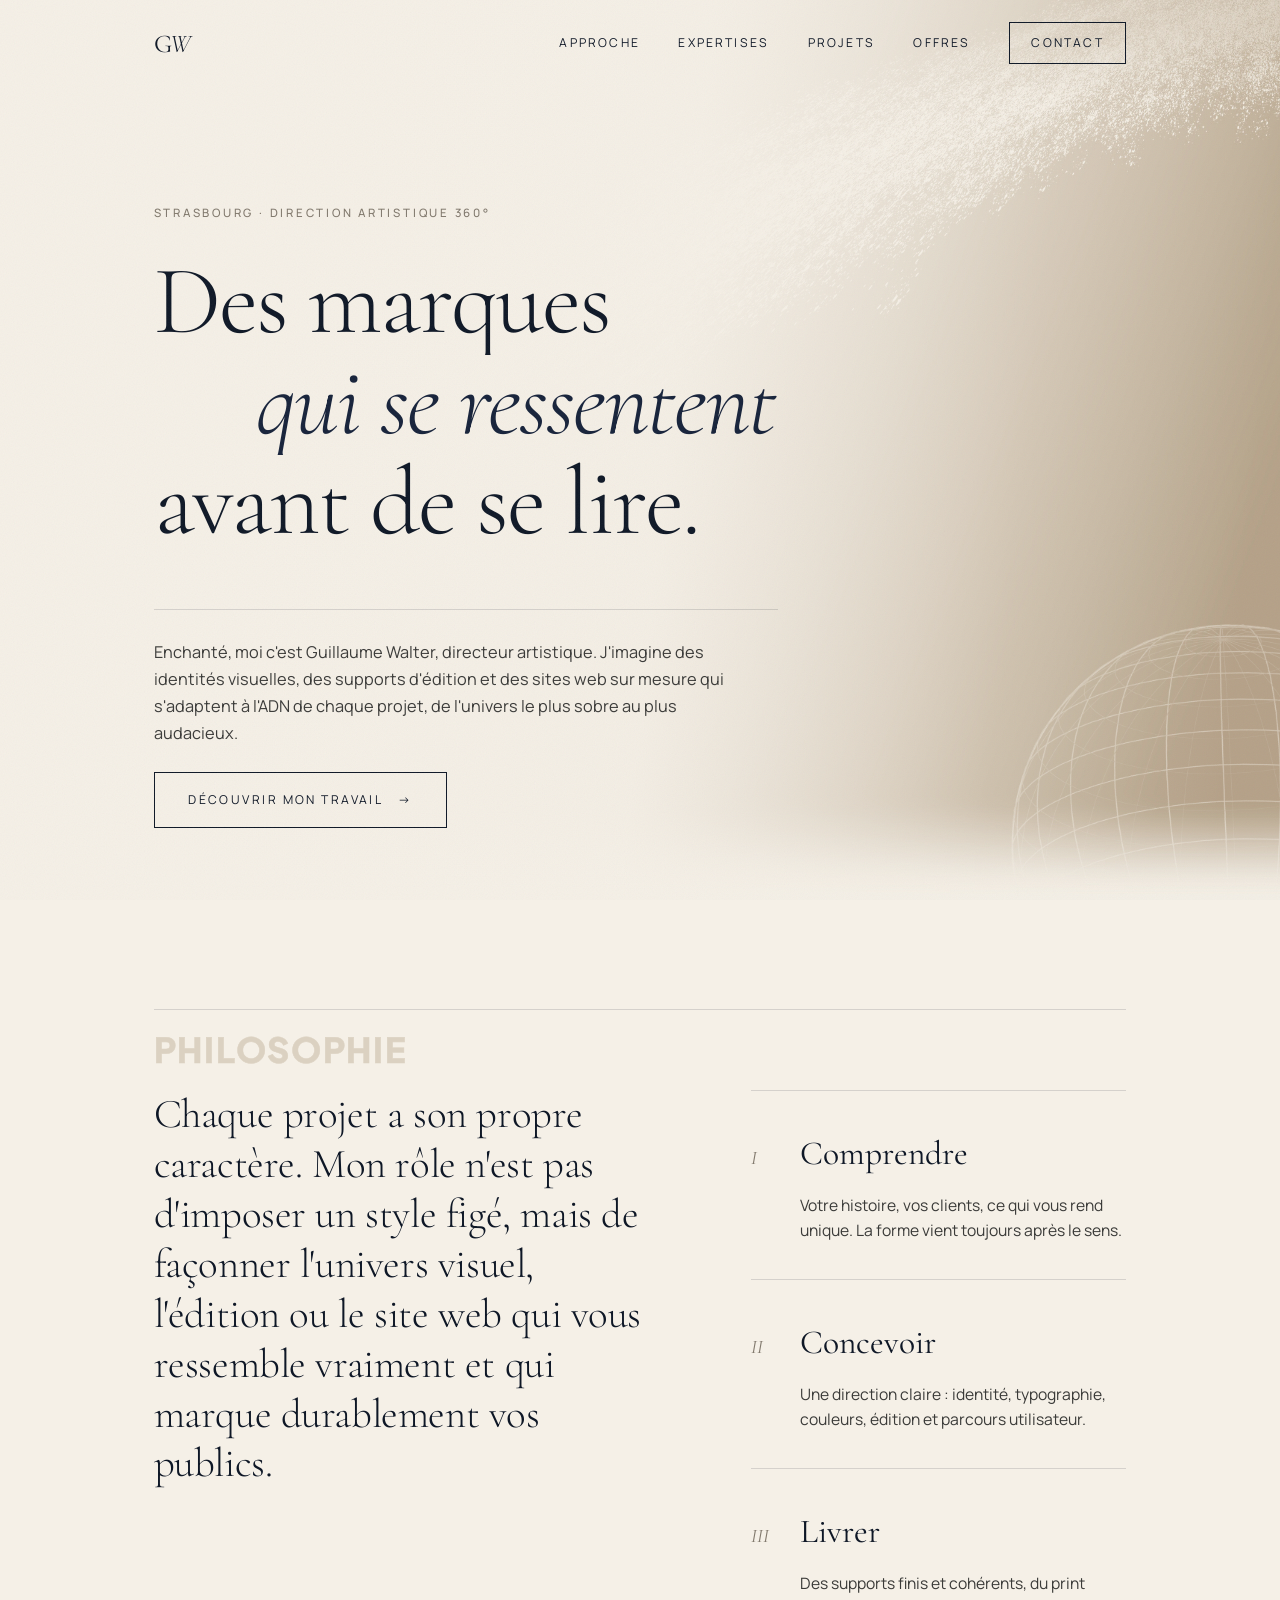
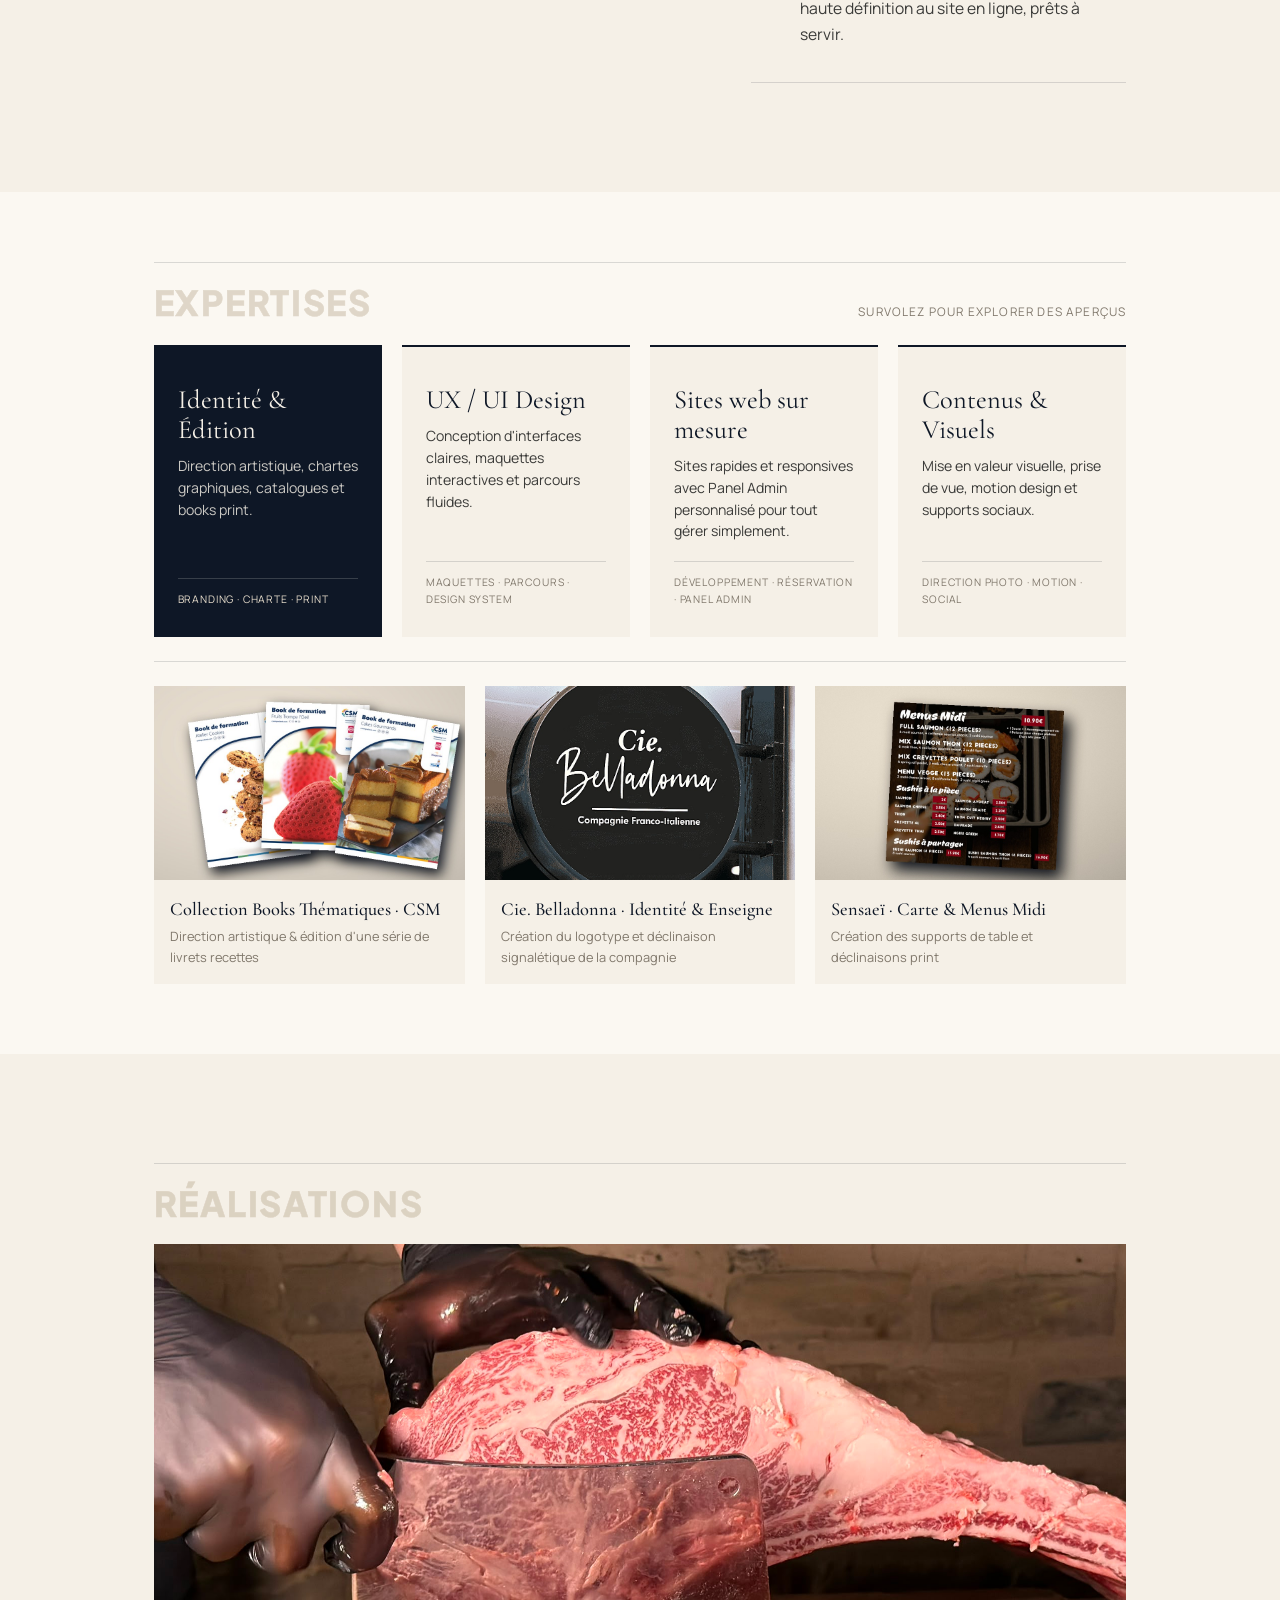
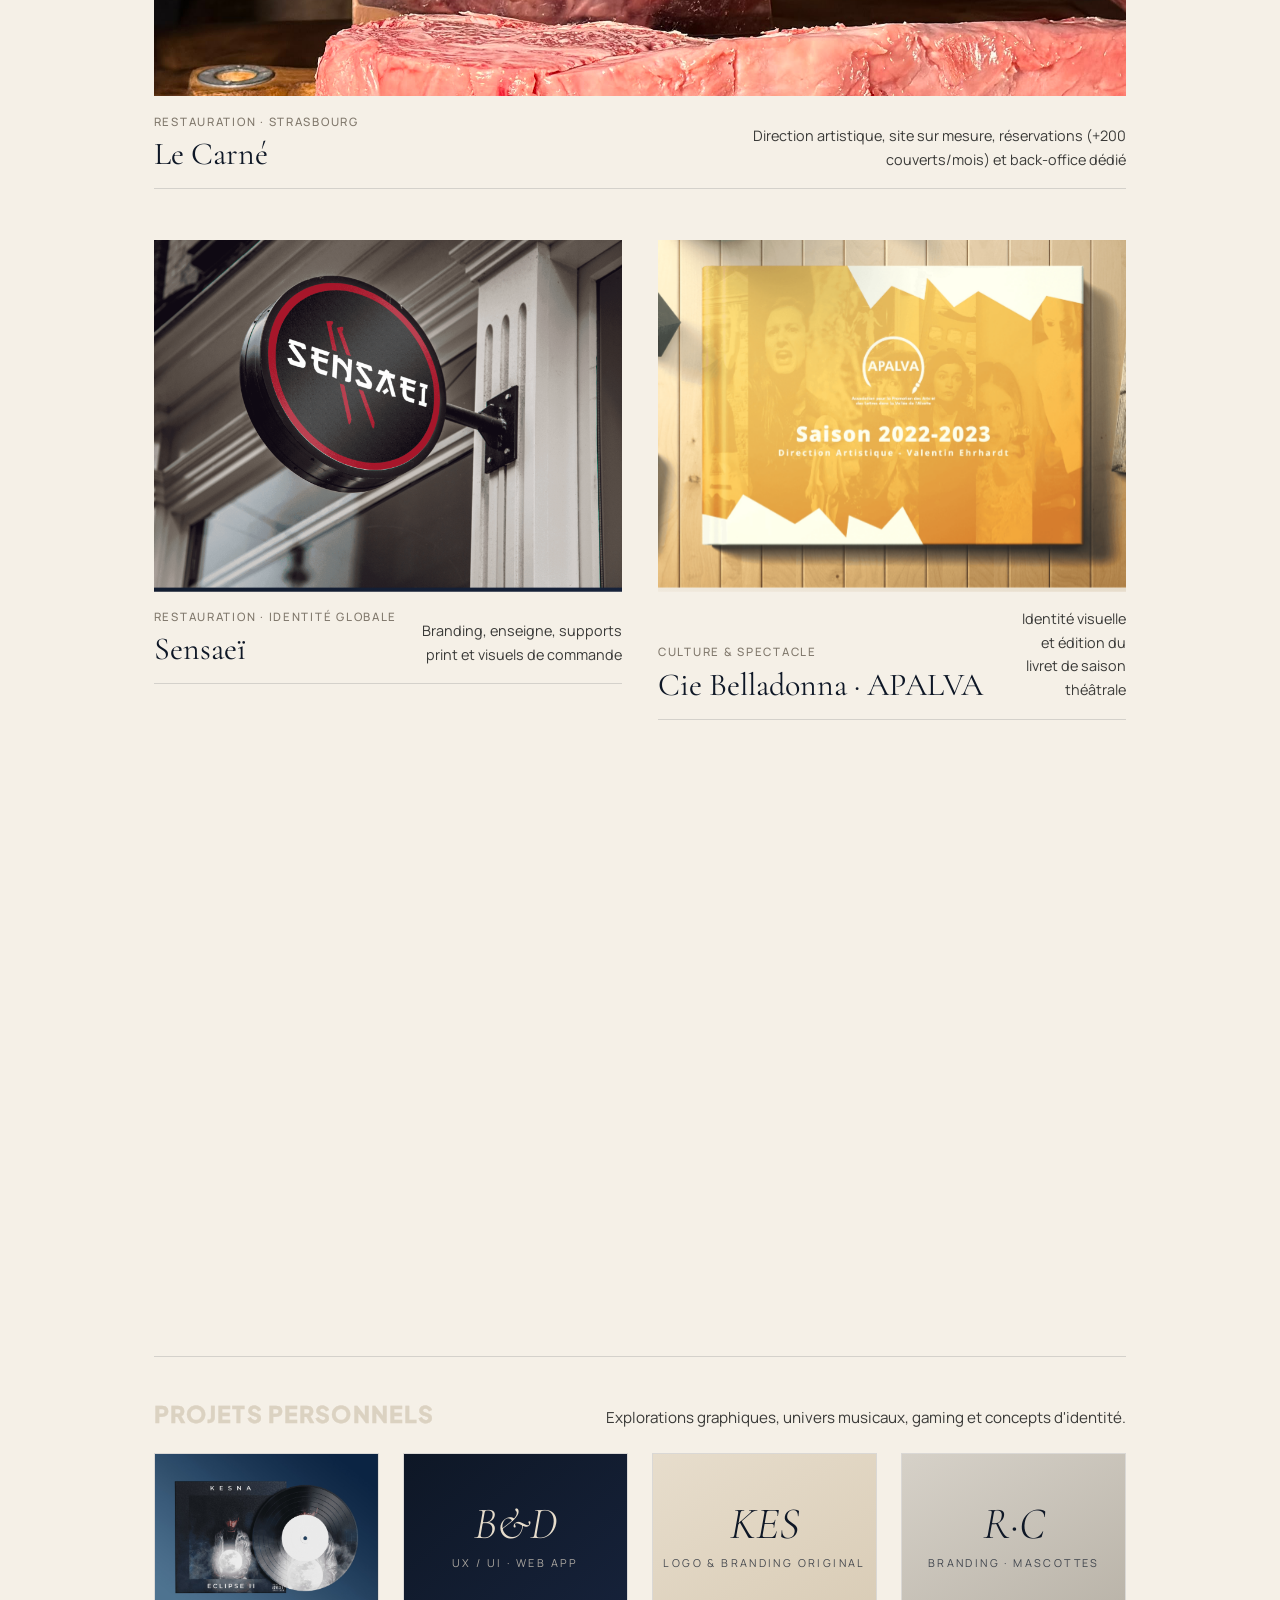
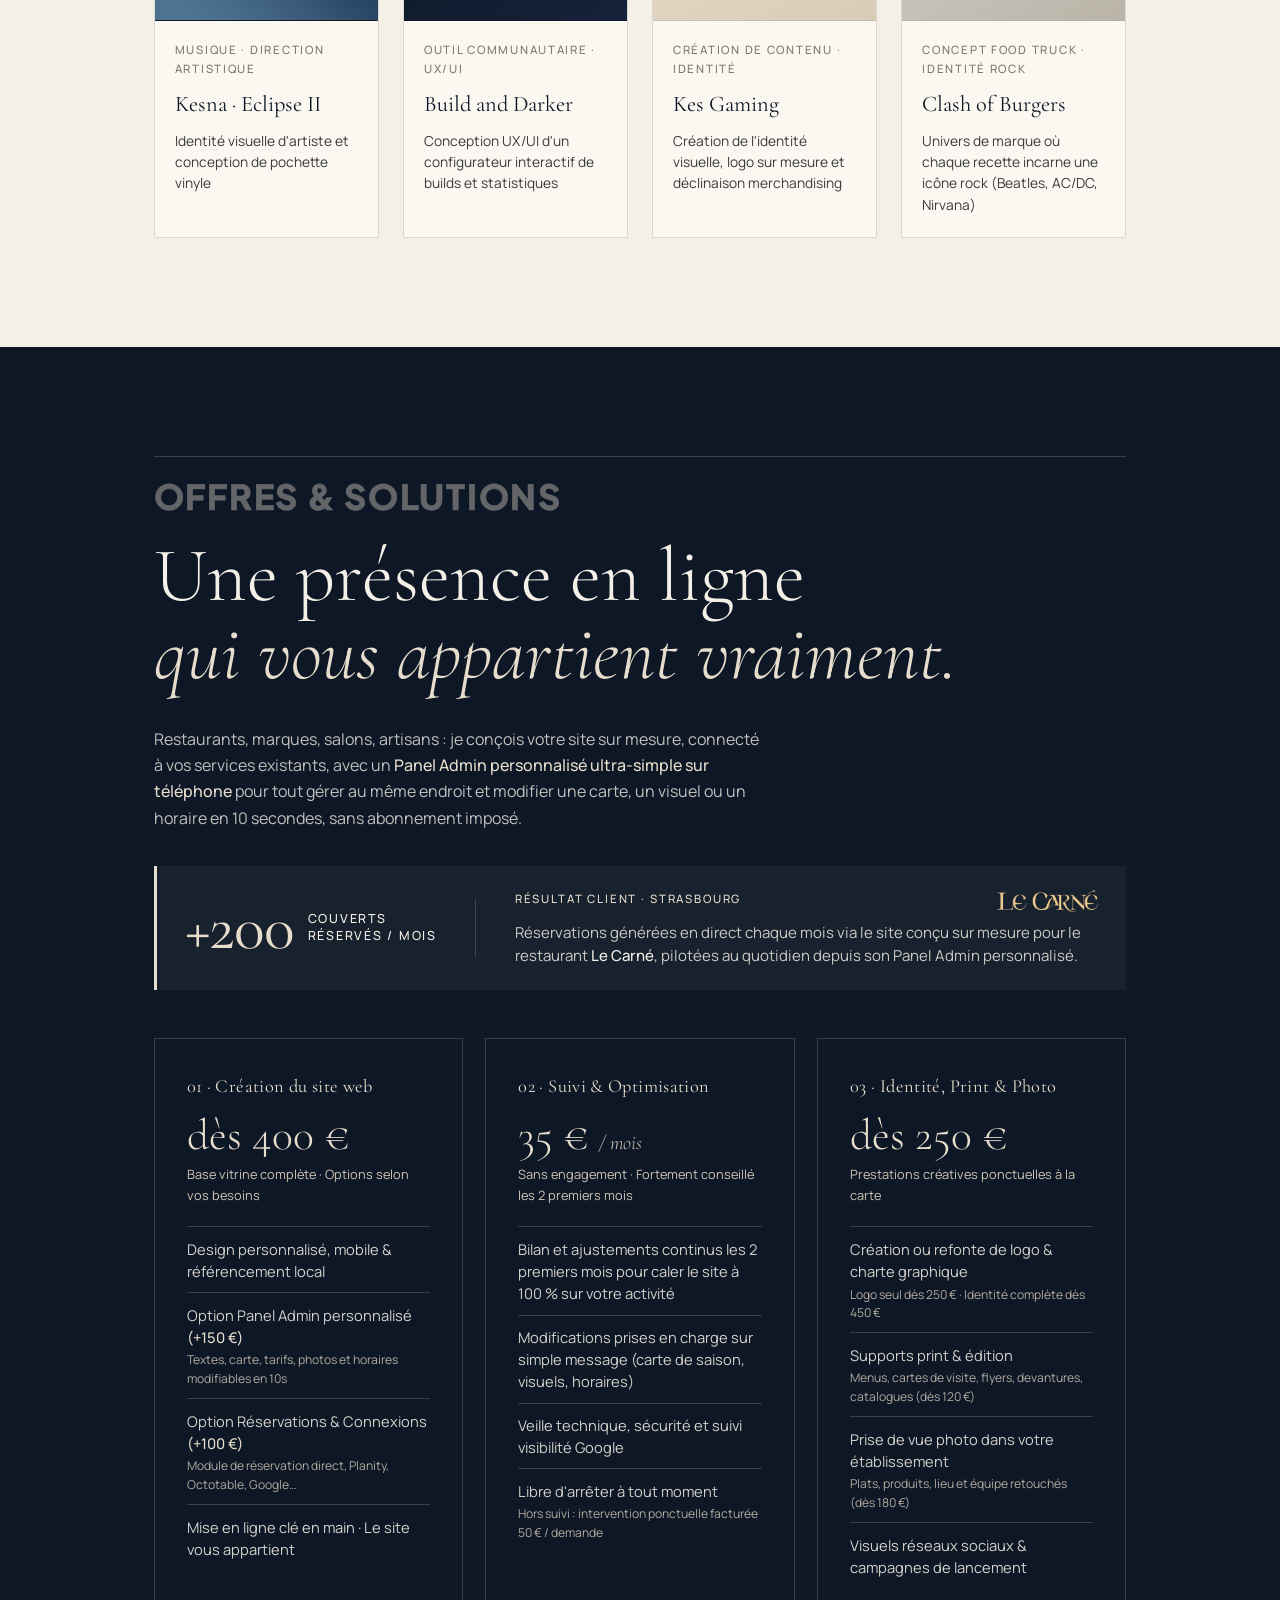
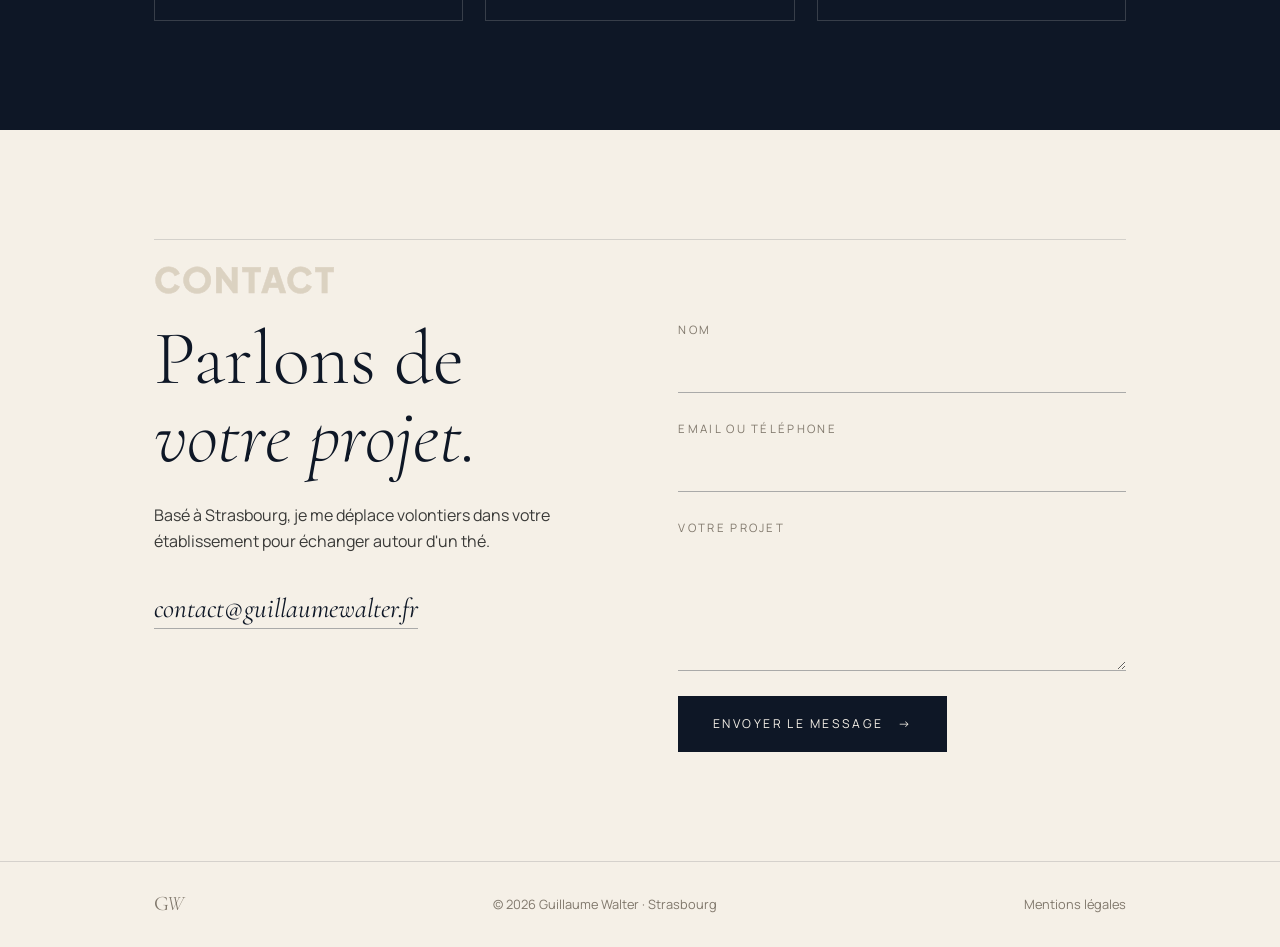
<file: index.html>
<!doctype html>
<html lang="fr">
<head>
  <meta charset="utf-8" />
  <meta name="viewport" content="width=device-width, initial-scale=1" />
  <title>Guillaume Walter · Direction artistique 360°</title>
  <meta name="description" content="Guillaume Walter, directeur artistique à Strasbourg. Identité de marque, UX/UI design et sites web pour les marques, restaurants et commerces." />
  <meta name="theme-color" content="#0E1726" />
  <link rel="icon" href="assets/favicon.svg" type="image/svg+xml" />

  <meta property="og:title" content="Guillaume Walter · Direction artistique 360°" />
  <meta property="og:description" content="Identité de marque, UX/UI design et sites web à Strasbourg." />
  <meta property="og:type" content="website" />
  <meta property="og:url" content="https://guillaumewalter.fr/" />

  <link rel="preconnect" href="https://fonts.googleapis.com" />
  <link rel="preconnect" href="https://fonts.gstatic.com" crossorigin />
  <link href="https://fonts.googleapis.com/css2?family=Cormorant+Garamond:ital,wght@0,300;0,400;0,500;1,300;1,400&family=Manrope:wght@300;400;500;600;700;800&family=Plus+Jakarta+Sans:wght@800&display=swap" rel="stylesheet" />
  <link rel="stylesheet" href="styles.css?v=33" />
</head>
<body>
  <div class="grain" aria-hidden="true"></div>

  <!-- ===== Navigation ===== -->
  <header class="nav" id="nav">
    <a href="#top" class="nav__logo" aria-label="Guillaume Walter, retour en haut">
      <span class="monogram">G<span>W</span></span>
    </a>
    <nav class="nav__links" aria-label="Navigation principale">
      <a href="#approche">Approche</a>
      <a href="#expertises">Expertises</a>
      <a href="#projets">Projets</a>
      <a href="#offres">Offres</a>
      <a href="#contact" class="nav__cta"><span>Contact</span></a>
    </nav>
    <button class="nav__burger" aria-label="Ouvrir le menu" aria-expanded="false"><span></span><span></span></button>
  </header>

  <main id="top">
    <!-- ===== Hero ===== -->
    <section class="hero">
      <div class="hero__bg" aria-hidden="true">
        <img src="assets/hero-sphere-ivory.png?v=8" alt="" class="hero__sphere" />
      </div>
      <div class="hero__top">
        <p class="eyebrow reveal">Strasbourg · Direction artistique 360°</p>
        <h1 class="hero__title">
          <span class="line-mask"><span class="line-inner">Des marques</span></span>
          <span class="line-mask"><span class="line-inner"><em>qui se ressentent</em></span></span>
          <span class="line-mask"><span class="line-inner">avant de se lire.</span></span>
        </h1>
      </div>

      <div class="hero__foot reveal">
        <p class="hero__intro">
          Enchanté, moi c'est Guillaume Walter, directeur artistique. J'imagine des identités visuelles,
          des supports d'édition et des sites web sur mesure qui s'adaptent à l'ADN de chaque projet,
          de l'univers le plus sobre au plus audacieux.
        </p>
        <a href="#expertises" class="btn btn--outline"><span>Découvrir mon travail</span> <i aria-hidden="true">→</i></a>
      </div>
    </section>

    <!-- ===== Approche ===== -->
    <section class="section approach" id="approche">
      <div class="section__head">
        <h2 class="section__title">Philosophie</h2>
      </div>
      <div class="approach__asym">
        <div class="approach__lead reveal">
          <p class="approach__quote">
            Chaque projet a son propre caractère. Mon rôle n'est pas d'imposer un style figé,
            mais de façonner l'univers visuel, l'édition ou le site web qui vous ressemble vraiment
            et qui marque durablement vos publics.
          </p>
        </div>

        <div class="approach__pillars">
          <div class="pillar reveal">
            <div class="pillar__header">
              <span class="pillar__n">I</span>
              <h3>Comprendre</h3>
            </div>
            <p>Votre histoire, vos clients, ce qui vous rend unique. La forme vient toujours après le sens.</p>
          </div>
          <div class="pillar reveal">
            <div class="pillar__header">
              <span class="pillar__n">II</span>
              <h3>Concevoir</h3>
            </div>
            <p>Une direction claire : identité, typographie, couleurs, édition et parcours utilisateur.</p>
          </div>
          <div class="pillar reveal">
            <div class="pillar__header">
              <span class="pillar__n">III</span>
              <h3>Livrer</h3>
            </div>
            <p>Des supports finis et cohérents, du print haute définition au site en ligne, prêts à servir.</p>
          </div>
        </div>
      </div>
    </section>

    <!-- ===== Expertises ===== -->
    <section class="section section--compact expertise" id="expertises">
      <div class="section__head">
        <h2 class="section__title">Expertises</h2>
        <span class="section__hint">Survolez pour explorer des aperçus</span>
      </div>
      <div class="expertise__grid">
        <article class="exp-card is-active reveal" data-exp="1" tabindex="0" onmouseenter="window.activateExpertise && window.activateExpertise('1')" onclick="window.activateExpertise && window.activateExpertise('1')">
          <h3 class="exp-card__title">Identité &amp; Édition</h3>
          <p class="exp-card__desc">Direction artistique, chartes graphiques, catalogues et books print.</p>
          <span class="exp-card__tags">Branding · Charte · Print</span>
        </article>
        <article class="exp-card reveal" data-exp="2" tabindex="0" onmouseenter="window.activateExpertise && window.activateExpertise('2')" onclick="window.activateExpertise && window.activateExpertise('2')">
          <h3 class="exp-card__title">UX / UI Design</h3>
          <p class="exp-card__desc">Conception d'interfaces claires, maquettes interactives et parcours fluides.</p>
          <span class="exp-card__tags">Maquettes · Parcours · Design System</span>
        </article>
        <article class="exp-card reveal" data-exp="3" tabindex="0" onmouseenter="window.activateExpertise && window.activateExpertise('3')" onclick="window.activateExpertise && window.activateExpertise('3')">
          <h3 class="exp-card__title">Sites web sur mesure</h3>
          <p class="exp-card__desc">Sites rapides et responsives avec Panel Admin personnalisé pour tout gérer simplement.</p>
          <span class="exp-card__tags">Développement · Réservation · Panel Admin</span>
        </article>
        <article class="exp-card reveal" data-exp="4" tabindex="0" onmouseenter="window.activateExpertise && window.activateExpertise('4')" onclick="window.activateExpertise && window.activateExpertise('4')">
          <h3 class="exp-card__title">Contenus &amp; Visuels</h3>
          <p class="exp-card__desc">Mise en valeur visuelle, prise de vue, motion design et supports sociaux.</p>
          <span class="exp-card__tags">Direction photo · Motion · Social</span>
        </article>
      </div>

      <!-- Grille d'aperçus dynamique liée au survol de chaque expertise -->
      <div class="expertise__showcase reveal">
        <!-- Panel 01 : Identité & Édition -->
        <div class="exp-panel is-active" data-panel="1">
          <figure class="exp-thumb">
            <div class="exp-thumb__img"><img src="assets/expertises/exp-1a.jpg?v=11" alt="Collection de Books thématiques CSM Ingredients" /></div>
            <figcaption><strong>Collection Books Thématiques · CSM</strong><span>Direction artistique &amp; édition d'une série de livrets recettes</span></figcaption>
          </figure>
          <figure class="exp-thumb">
            <div class="exp-thumb__img"><img src="assets/expertises/exp-1b.jpg?v=11" alt="Enseigne et identité visuelle Compagnie Belladonna" /></div>
            <figcaption><strong>Cie. Belladonna · Identité &amp; Enseigne</strong><span>Création du logotype et déclinaison signalétique de la compagnie</span></figcaption>
          </figure>
          <figure class="exp-thumb">
            <div class="exp-thumb__img"><img src="assets/expertises/exp-1c.jpg?v=11" alt="Mockup carte et menus midi restaurant Sensaeï" /></div>
            <figcaption><strong>Sensaeï · Carte &amp; Menus Midi</strong><span>Création des supports de table et déclinaisons print</span></figcaption>
          </figure>
        </div>

        <!-- Panel 02 : UX / UI Design -->
        <div class="exp-panel" data-panel="2">
          <figure class="exp-thumb">
            <div class="exp-thumb__img"><img src="assets/expertises/exp-2a.jpg?v=11" alt="Portail de contact CSM étape 1 qualification visuelle" loading="lazy" /></div>
            <figcaption><strong>Portail Contact · Qualification Visuelle</strong><span>Parcours utilisateur guidé par cartes visuelles (CSM Ingredients)</span></figcaption>
          </figure>
          <figure class="exp-thumb">
            <div class="exp-thumb__img"><img src="assets/expertises/exp-2b.jpg?v=11" alt="Modale de réservation en direct Le Carné" loading="lazy" /></div>
            <figcaption><strong>Modale de Réservation · Le Carné</strong><span>Interface de réservation de table intégrée sans redirection externe</span></figcaption>
          </figure>
          <figure class="exp-thumb">
            <div class="exp-thumb__img"><img src="assets/expertises/exp-2c.jpg?v=12" alt="Penser pour le client en premier, philosophie ergonomique" loading="lazy" /></div>
            <figcaption><strong>Penser pour le client en premier</strong><span>Hiérarchie visuelle, clarté des choix et parcours sans friction</span></figcaption>
          </figure>
        </div>

        <!-- Panel 03 : Sites web sur mesure -->
        <div class="exp-panel" data-panel="3">
          <figure class="exp-thumb">
            <div class="exp-thumb__img"><img src="assets/expertises/exp-3a.jpg?v=11" alt="Page La Carte et version mobile du site Le Carné Strasbourg" loading="lazy" /></div>
            <figcaption><strong>Le Carné · Site &amp; Version Mobile</strong><span>Présentation éditoriale de la carte sur ordinateur et smartphone</span></figcaption>
          </figure>
          <figure class="exp-thumb">
            <div class="exp-thumb__img"><img src="assets/expertises/exp-3b.jpg?v=11" alt="Portail web et Carte de France interactive CSM Ingredients" loading="lazy" /></div>
            <figcaption><strong>CSM · Portail &amp; Carte Interactive</strong><span>Développement sur mesure avec recherche géographique par code postal</span></figcaption>
          </figure>
          <figure class="exp-thumb">
            <div class="exp-thumb__img"><img src="assets/expertises/exp-3c.jpg?v=11" alt="Portail espace administrateur Le Carné" loading="lazy" /></div>
            <figcaption><strong>Panel Admin Personnalisé</strong><span>Accès sécurisé permettant au gérant de piloter son site en toute autonomie</span></figcaption>
          </figure>
        </div>

        <!-- Panel 04 : Contenus & Visuels -->
        <div class="exp-panel" data-panel="4">
          <figure class="exp-thumb">
            <div class="exp-thumb__img"><img src="assets/expertises/exp-4a.jpg?v=11" alt="Affiche promotionnelle et QR Code Sensaeï" loading="lazy" /></div>
            <figcaption><strong>Sensaeï · Affiche Promo &amp; QR Code</strong><span>Campagne d'affichage et passerelle vers la commande en ligne</span></figcaption>
          </figure>
          <figure class="exp-thumb">
            <div class="exp-thumb__img"><img src="assets/expertises/exp-4b.jpg?v=11" alt="Illustration technique coupe pâtisserie Nocciola" loading="lazy" /></div>
            <figcaption><strong>Illustrations Techniques · Pâtisserie</strong><span>Schémas de coupe et valorisation des textures produits</span></figcaption>
          </figure>
          <figure class="exp-thumb">
            <div class="exp-thumb__img"><img src="assets/expertises/exp-4c.jpg?v=11" alt="Photographie culinaire restaurant Sensaeï" loading="lazy" /></div>
            <figcaption><strong>Photographie Culinaire · Restauration</strong><span>Prise de vue et mise en scène pour cartes et réseaux sociaux</span></figcaption>
          </figure>
        </div>
      </div>
    </section>

    <!-- ===== Projets ===== -->
    <section class="section projects" id="projets">
      <div class="section__head">
        <h2 class="section__title">Réalisations</h2>
      </div>

      <div class="projects__grid">
        <!-- 1. LE CARNÉ (Grand format) -->
        <article class="card card--wide reveal-media">
          <a href="https://www.xn--lecarn-gva.fr" target="_blank" rel="noopener" class="card__link">
            <div class="card__visual tone-night">
              <img src="assets/projets/le-carne.jpg" alt="Le Carné, steakhouse et viandes maturées à Strasbourg" data-parallax />
              <span class="card__badge">Voir le site ↗</span>
            </div>
            <div class="card__meta">
              <div>
                <span class="card__tag">Restauration · Strasbourg</span>
                <h3>Le Carné</h3>
              </div>
              <p>Direction artistique, site sur mesure, réservations (+200 couverts/mois) et back-office dédié</p>
            </div>
          </a>
        </article>

        <!-- 2. SENSAEÏ (Demi-largeur) -->
        <article class="card reveal-media">
          <div class="card__visual tone-night">
            <img src="assets/projets/sensaei.png" alt="Sensaeï, restaurant asiatique" data-parallax />
          </div>
          <div class="card__meta">
            <div>
              <span class="card__tag">Restauration · Identité globale</span>
              <h3>Sensaeï</h3>
            </div>
            <p>Branding, enseigne, supports print et visuels de commande</p>
          </div>
        </article>

        <!-- 3. CIE BELLADONNA / APALVA (Demi-largeur) -->
        <article class="card reveal-media">
          <div class="card__visual tone-cream">
            <img src="assets/projets/belladonna.png" alt="Compagnie Belladonna APALVA, programme de saison" data-parallax />
          </div>
          <div class="card__meta">
            <div>
              <span class="card__tag">Culture &amp; Spectacle</span>
              <h3>Cie Belladonna · APALVA</h3>
            </div>
            <p>Identité visuelle et édition du livret de saison théâtrale</p>
          </div>
        </article>

        <!-- 4. CSM BOOK NOËL (Grand format) -->
        <article class="card card--wide reveal-media">
          <a href="https://cdn.qr-code-generator.com/account2046301/58525556_1.pdf?Expires=1794565630&amp;Signature=YLfjuZivxtnmWzUc35ly4ngKLFhIGx3tLB7jNF-00cBTWuiJnofgW48npuSyMXyOwwknwbvG2f6krqjhf18DzQWyMWF6VnI-YgUPeL1YSg~tGh45AHu9prU2HfKeis4BjfyI3b~vgIut9H9js4~jP-e~BwqfNSuss-F0FthIO4m7cp0CfVzX7vFsOtuIttqs2o3Ko8GtWS~qoifLP2iPxvUboG2AWlhfcN8KOjeVyREsS6O~6LE2~dgeuqSlnMRRIiZLRwryZphEXyba1AuoyKfBYdQ8XrM1C4Jw3EZljQFW9Reb6xL4wjeE5qooxr5-k6nxs4cN9ZF0TXI0eOxXrA__&amp;Key-Pair-Id=KPNI74OVB7CJI" target="_blank" rel="noopener" class="card__link">
            <div class="card__visual tone-sand">
              <img src="assets/projets/csm-book-noel-mockup.jpg" alt="CSM Ingrédients, Book Noël Signature D'Ombre et de Lumière" data-parallax />
              <span class="card__badge">Consulter le Book PDF ↗</span>
            </div>
            <div class="card__meta">
              <div>
                <span class="card__tag">Édition &amp; Direction artistique · CSM Ingredients</span>
                <h3>Book Noël « D'Ombre &amp; de Lumière »</h3>
              </div>
              <p>Conception éditoriale, direction artistique et mise en page de la collection signature Bûches</p>
            </div>
          </a>
        </article>
      </div>

      <!-- Sous-section Projets personnels -->
      <div class="personal">
        <div class="personal__head reveal">
          <h3 class="section__title section__title--sub">Projets personnels</h3>
          <p class="personal__sub">Explorations graphiques, univers musicaux, gaming et concepts d'identité.</p>
        </div>

        <div class="personal__grid">
          <article class="p-card reveal-media">
            <div class="p-card__visual tone-ink">
              <img src="assets/projets/kesna-eclipse2.jpg" alt="Kesna, pochette vinyle Eclipse II" />
            </div>
            <div class="p-card__meta">
              <span class="p-card__category">Musique · Direction artistique</span>
              <h4>Kesna · Eclipse II</h4>
              <p>Identité visuelle d'artiste et conception de pochette vinyle</p>
            </div>
          </article>

          <article class="p-card reveal">
            <div class="p-card__visual p-card__visual--typo tone-night">
              <span class="p-card__monogram">B&amp;D</span>
              <span class="p-card__caption">UX / UI · Web App</span>
            </div>
            <div class="p-card__meta">
              <span class="p-card__category">Outil communautaire · UX/UI</span>
              <h4>Build and Darker</h4>
              <p>Conception UX/UI d'un configurateur interactif de builds et statistiques</p>
            </div>
          </article>

          <article class="p-card reveal">
            <div class="p-card__visual p-card__visual--typo tone-sand">
              <span class="p-card__monogram">KES</span>
              <span class="p-card__caption">Logo &amp; Branding original</span>
            </div>
            <div class="p-card__meta">
              <span class="p-card__category">Création de contenu · Identité</span>
              <h4>Kes Gaming</h4>
              <p>Création de l'identité visuelle, logo sur mesure et déclinaison merchandising</p>
            </div>
          </article>

          <article class="p-card reveal">
            <div class="p-card__visual p-card__visual--typo tone-stone">
              <span class="p-card__monogram">R·C</span>
              <span class="p-card__caption">Branding · Mascottes</span>
            </div>
            <div class="p-card__meta">
              <span class="p-card__category">Concept Food Truck · Identité Rock</span>
              <h4>Clash of Burgers</h4>
              <p>Univers de marque où chaque recette incarne une icône rock (Beatles, AC/DC, Nirvana)</p>
            </div>
          </article>
        </div>
      </div>
    </section>

    <!-- ===== Offres & Solutions ===== -->
    <section class="section offer" id="offres">
      <div class="section__head section__head--light">
        <h2 class="section__title">Offres &amp; Solutions</h2>
      </div>
      <div class="offer__inner">
        <h2 class="offer__title reveal">Une présence en ligne<br /><em>qui vous appartient vraiment.</em></h2>
        <p class="offer__text reveal">
          Restaurants, marques, salons, artisans : je conçois votre site sur mesure, connecté à vos services existants,
          avec un <strong>Panel Admin personnalisé ultra-simple sur téléphone</strong> pour tout gérer au même endroit
          et modifier une carte, un visuel ou un horaire en 10 secondes, sans abonnement imposé.
        </p>
        <div class="offer__proof reveal">
          <div class="offer__proof-metric">
            <span class="offer__stat">+200</span>
            <span class="offer__unit">couverts<br />réservés / mois</span>
          </div>
          <div class="offer__proof-body">
            <div class="offer__proof-head">
              <span class="offer__proof-tag">Résultat client · Strasbourg</span>
              <a href="https://www.xn--lecarn-gva.fr" target="_blank" rel="noopener" class="offer__proof-brand" aria-label="Voir le site Le Carné">
                <img src="assets/logo-le-carne.png" alt="Logo Le Carné" />
              </a>
            </div>
            <p class="offer__stat-label">
              Réservations générées en direct chaque mois via le site conçu sur mesure pour le restaurant <strong>Le Carné</strong>, pilotées au quotidien depuis son Panel Admin personnalisé.
            </p>
          </div>
        </div>
        <div class="offer__cards">
          <!-- 1. SITE WEB -->
          <div class="offer__card reveal">
            <p class="offer__label">01 · Création du site web</p>
            <p class="offer__price">dès 400 €</p>
            <p class="offer__note">Base vitrine complète · Options selon vos besoins</p>
            <ul>
              <li>Design personnalisé, mobile &amp; référencement local</li>
              <li>
                Option Panel Admin personnalisé <strong>(+150 €)</strong>
                <small class="offer__sub">Textes, carte, tarifs, photos et horaires modifiables en 10s</small>
              </li>
              <li>
                Option Réservations &amp; Connexions <strong>(+100 €)</strong>
                <small class="offer__sub">Module de réservation direct, Planity, Octotable, Google…</small>
              </li>
              <li>Mise en ligne clé en main · Le site vous appartient</li>
            </ul>
          </div>

          <!-- 2. SUIVI & OPTIMISATION -->
          <div class="offer__card reveal">
            <p class="offer__label">02 · Suivi &amp; Optimisation</p>
            <p class="offer__price">35 € <span>/ mois</span></p>
            <p class="offer__note">Sans engagement · Fortement conseillé les 2 premiers mois</p>
            <ul>
              <li>Bilan et ajustements continus les 2 premiers mois pour caler le site à 100 % sur votre activité</li>
              <li>Modifications prises en charge sur simple message (carte de saison, visuels, horaires)</li>
              <li>Veille technique, sécurité et suivi visibilité Google</li>
              <li>
                Libre d'arrêter à tout moment
                <small class="offer__sub">Hors suivi : intervention ponctuelle facturée 50 € / demande</small>
              </li>
            </ul>
          </div>

          <!-- 3. IDENTITÉ, PRINT & PHOTO -->
          <div class="offer__card reveal">
            <p class="offer__label">03 · Identité, Print &amp; Photo</p>
            <p class="offer__price">dès 250 €</p>
            <p class="offer__note">Prestations créatives ponctuelles à la carte</p>
            <ul>
              <li>
                Création ou refonte de logo &amp; charte graphique
                <small class="offer__sub">Logo seul dès 250 € · Identité complète dès 450 €</small>
              </li>
              <li>
                Supports print &amp; édition
                <small class="offer__sub">Menus, cartes de visite, flyers, devantures, catalogues (dès 120 €)</small>
              </li>
              <li>
                Prise de vue photo dans votre établissement
                <small class="offer__sub">Plats, produits, lieu et équipe retouchés (dès 180 €)</small>
              </li>
              <li>Visuels réseaux sociaux &amp; campagnes de lancement</li>
            </ul>
          </div>
        </div>
      </div>
    </section>

    <!-- ===== Contact ===== -->
    <section class="section contact" id="contact">
      <div class="section__head">
        <h2 class="section__title">Contact</h2>
      </div>
      <div class="contact__grid">
        <div>
          <h2 class="contact__title reveal">Parlons de<br /><em>votre projet.</em></h2>
          <p class="contact__text reveal">Basé à Strasbourg, je me déplace volontiers dans votre établissement pour échanger autour d'un thé.</p>
          <a class="contact__mail reveal" href="mailto:contact@guillaumewalter.fr">contact@guillaumewalter.fr</a>
        </div>

        <form class="form reveal" name="contact" method="POST" action="/merci.html">
          <label class="field"><span>Nom</span><input type="text" name="nom" required autocomplete="name" /></label>
          <label class="field"><span>Email ou téléphone</span><input type="text" name="contact" required /></label>
          <label class="field"><span>Votre projet</span><textarea name="message" rows="4" required></textarea></label>
          <button type="submit" class="btn"><span>Envoyer le message</span> <i aria-hidden="true">→</i></button>
        </form>
      </div>
    </section>
  </main>

  <footer class="footer">
    <span class="monogram monogram--small">G<span>W</span></span>
    <p>© <span id="year"></span> Guillaume Walter · Strasbourg</p>
    <a href="mentions-legales.html">Mentions légales</a>
  </footer>

  <script src="main.js?v=14"></script>
</body>
</html>
</file>
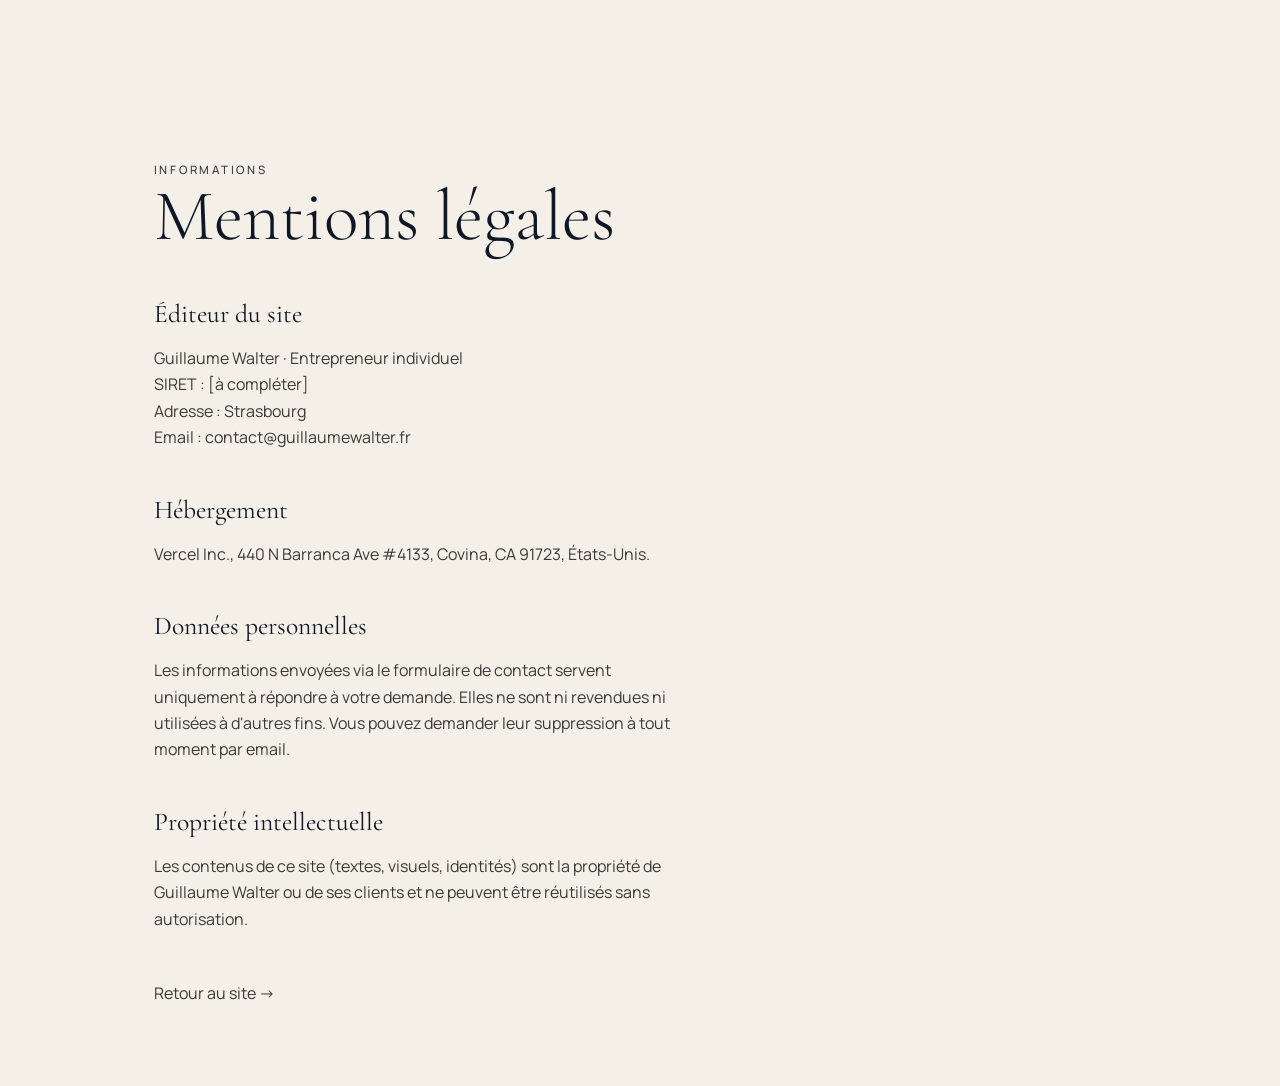
<file: mentions-legales.html>
<!doctype html>
<html lang="fr">
<head>
  <meta charset="utf-8" />
  <meta name="viewport" content="width=device-width, initial-scale=1" />
  <title>Mentions légales · Guillaume Walter</title>
  <meta name="robots" content="noindex" />
  <link rel="icon" href="assets/favicon.svg" type="image/svg+xml" />
  <link rel="preconnect" href="https://fonts.googleapis.com" />
  <link rel="preconnect" href="https://fonts.gstatic.com" crossorigin />
  <link href="https://fonts.googleapis.com/css2?family=Cormorant+Garamond:ital,wght@0,300;0,400;1,300&family=Manrope:wght@300;400;500&display=swap" rel="stylesheet" />
  <link rel="stylesheet" href="styles.css" />
</head>
<body>
  <main class="page">
    <p class="eyebrow">Informations</p>
    <h1>Mentions légales</h1>

    <!-- TODO : compléter après création de la micro-entreprise -->
    <h2>Éditeur du site</h2>
    <p>Guillaume Walter · Entrepreneur individuel<br />
    SIRET : [à compléter]<br />
    Adresse : Strasbourg<br />
    Email : contact@guillaumewalter.fr</p>

    <h2>Hébergement</h2>
    <p>Vercel Inc., 440 N Barranca Ave #4133, Covina, CA 91723, États-Unis.</p>

    <h2>Données personnelles</h2>
    <p>Les informations envoyées via le formulaire de contact servent uniquement à répondre à votre demande.
    Elles ne sont ni revendues ni utilisées à d'autres fins. Vous pouvez demander leur suppression à tout moment par email.</p>

    <h2>Propriété intellectuelle</h2>
    <p>Les contenus de ce site (textes, visuels, identités) sont la propriété de Guillaume Walter ou de ses clients et ne peuvent être réutilisés sans autorisation.</p>

    <p style="margin-top:3rem"><a class="link-arrow" href="/">Retour au site <span aria-hidden="true">→</span></a></p>
  </main>
</body>
</html>
</file>
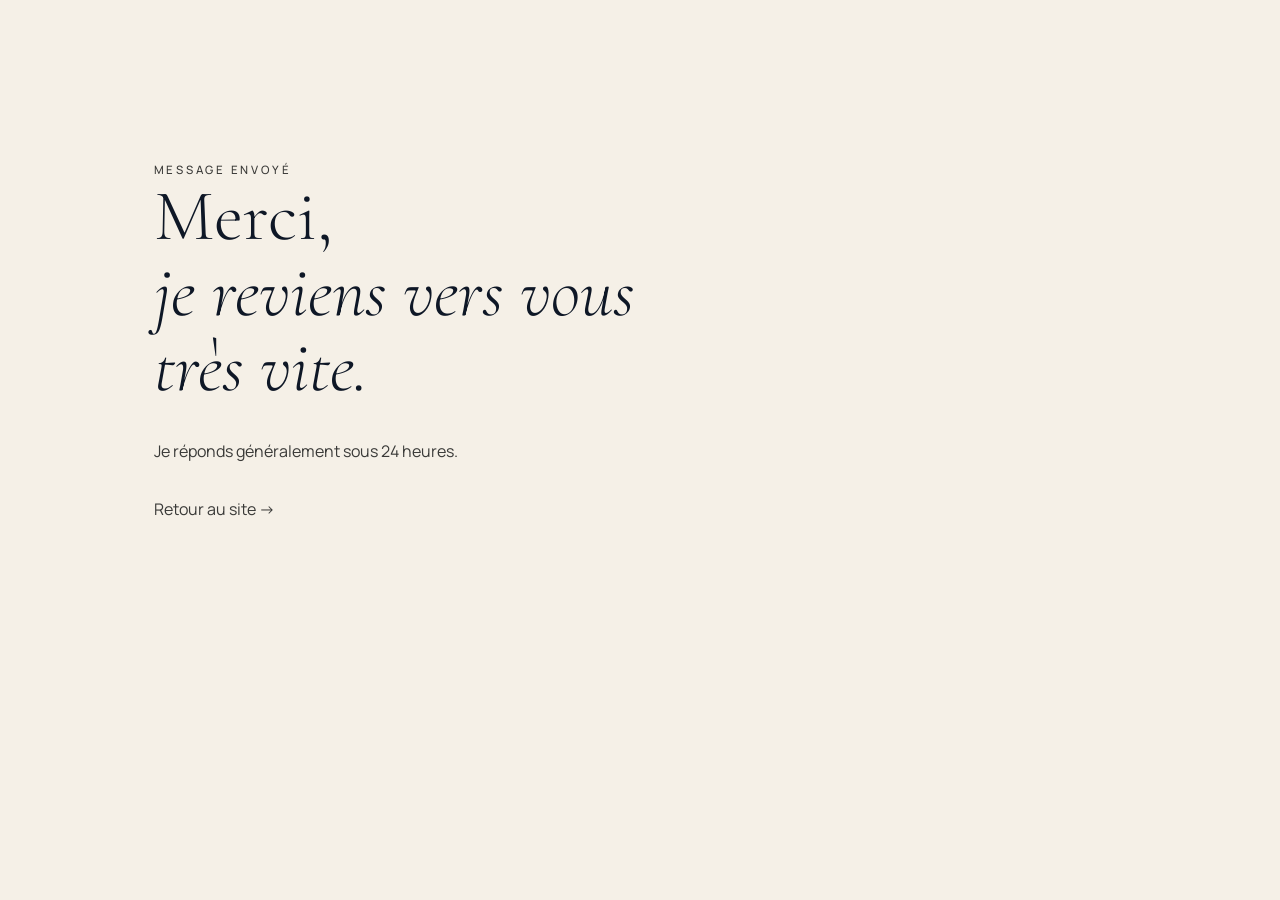
<file: merci.html>
<!doctype html>
<html lang="fr">
<head>
  <meta charset="utf-8" />
  <meta name="viewport" content="width=device-width, initial-scale=1" />
  <title>Merci · Guillaume Walter</title>
  <meta name="robots" content="noindex" />
  <link rel="icon" href="assets/favicon.svg" type="image/svg+xml" />
  <link rel="preconnect" href="https://fonts.googleapis.com" />
  <link rel="preconnect" href="https://fonts.gstatic.com" crossorigin />
  <link href="https://fonts.googleapis.com/css2?family=Cormorant+Garamond:ital,wght@0,300;0,400;1,300&family=Manrope:wght@300;400;500&display=swap" rel="stylesheet" />
  <link rel="stylesheet" href="styles.css" />
</head>
<body>
  <main class="page">
    <p class="eyebrow">Message envoyé</p>
    <h1>Merci,<br /><em>je reviens vers vous très vite.</em></h1>
    <p>Je réponds généralement sous 24 heures.</p>
    <p style="margin-top:2rem"><a class="link-arrow" href="/">Retour au site <span aria-hidden="true">→</span></a></p>
  </main>
</body>
</html>
</file>
<file: styles.css>
/* =========================================================
   Guillaume Walter · Quiet Luxury
   Palette : crème, beige, pierre, gris, bleu nuit profond
   Géométrie : architecturale, rectangulaire, animations fluides
   ========================================================= */
:root {
  --cream: #F5F0E7;
  --ivory: #FBF8F2;
  --sand: #E7DDCC;
  --stone: #CFC5B4;
  --cream-dark: #BCAB92;
  --taupe: #80786C;
  --graphite: #3A3A38;
  --night: #0E1726;
  --night-2: #16223A;
  --line: rgba(14, 23, 38, 0.14);
  --line-strong: rgba(14, 23, 38, 0.32);
  --line-light: rgba(245, 240, 231, 0.18);

  --serif: "Cormorant Garamond", "Times New Roman", serif;
  --serif-title: "Playfair Display", "Bodoni Moda", "Cormorant Garamond", Georgia, serif;
  --sans: "Manrope", system-ui, -apple-system, sans-serif;
  --sans-bold: "Plus Jakarta Sans", "Manrope", system-ui, sans-serif;

  --pad: clamp(1.25rem, 12vw, 17rem);
  --ease: cubic-bezier(0.22, 1, 0.36, 1);
  --ease-out: cubic-bezier(0.16, 1, 0.3, 1);
}

*, *::before, *::after { box-sizing: border-box; margin: 0; padding: 0; }
html { scroll-behavior: smooth; }
body {
  background: var(--cream);
  color: var(--night);
  font-family: var(--sans);
  font-weight: 400;
  font-size: 16px;
  line-height: 1.65;
  -webkit-font-smoothing: antialiased;
  overflow-x: hidden;
}
a { color: inherit; text-decoration: none; }
img { max-width: 100%; display: block; }
em { font-style: italic; font-weight: 300; }
i { font-style: normal; }
.hidden { display: none; }

::selection { background: var(--night); color: var(--cream); }

/* Grain subtil */
.grain {
  position: fixed; inset: 0; pointer-events: none; z-index: 100; opacity: 0.055;
  background-image: url("data:image/svg+xml,%3Csvg xmlns='http://www.w3.org/2000/svg' width='160' height='160'%3E%3Cfilter id='n'%3E%3CfeTurbulence type='fractalNoise' baseFrequency='0.9' numOctaves='2' stitchTiles='stitch'/%3E%3C/filter%3E%3Crect width='100%25' height='100%25' filter='url(%23n)'/%3E%3C/svg%3E");
}

/* Typo utilitaire (Surtitres / Catégories cohérents sur tout le site) */
.card__tag,
.p-card__category,
.offer__proof-tag {
  font-family: var(--sans);
  font-style: normal;
  font-size: 0.72rem;
  letter-spacing: 0.15em;
  text-transform: uppercase;
  color: var(--taupe);
  font-weight: 500;
  display: block;
}
.card__tag,
.offer__proof-tag {
  white-space: nowrap;
}
.offer__proof-tag {
  color: var(--sand);
}
.eyebrow {
  font-family: var(--sans);
  font-size: 0.72rem;
  letter-spacing: 0.24em;
  text-transform: uppercase;
  color: var(--taupe);
  font-weight: 500;
}

/* Logo / Identité éditoriale de navigation */
.nav__logo {
  display: inline-flex;
  align-items: center;
  text-decoration: none;
  transition: opacity 0.3s var(--ease);
}
.nav__logo:hover {
  opacity: 0.75;
}
.nav__brand {
  display: flex;
  flex-direction: column;
  gap: 0.2rem;
}
.nav__name {
  font-family: var(--serif);
  font-size: 1.32rem;
  font-weight: 500;
  letter-spacing: 0.03em;
  line-height: 1;
  color: var(--night);
  transition: color 0.4s var(--ease);
}
.nav__role {
  font-family: var(--sans);
  font-size: 0.62rem;
  font-weight: 500;
  letter-spacing: 0.18em;
  text-transform: uppercase;
  color: var(--taupe);
  transition: color 0.4s var(--ease);
}
.nav.is-dark .nav__name { color: var(--cream); }
.nav.is-dark .nav__role { color: var(--sand); }

/* Monogramme */
.monogram {
  font-family: var(--serif);
  font-size: 1.6rem;
  font-weight: 400;
  letter-spacing: 0.02em;
  line-height: 1;
}
.monogram span { font-style: italic; font-weight: 300; margin-left: -0.08em; }
.monogram--small { font-size: 1.3rem; }

/* ===== Boutons rectangulaires avec effet rideau ===== */
.btn {
  position: relative;
  overflow: hidden;
  align-self: flex-start;
  background: var(--night);
  color: var(--cream);
  border: 1px solid var(--night);
  border-radius: 0;
  cursor: pointer;
  font: inherit;
  font-size: 0.76rem;
  letter-spacing: 0.2em;
  text-transform: uppercase;
  padding: 1.05rem 2.1rem;
  display: inline-flex;
  align-items: center;
  gap: 0.9rem;
  transition: color 0.5s var(--ease-out), border-color 0.5s var(--ease-out);
}
.btn::before {
  content: "";
  position: absolute;
  inset: 0;
  background: var(--night-2);
  transform: scaleX(0);
  transform-origin: right;
  transition: transform 0.55s var(--ease-out);
  z-index: 0;
}
.btn:hover::before {
  transform: scaleX(1);
  transform-origin: left;
}
.btn span, .btn i { position: relative; z-index: 1; }
.btn i { transition: transform 0.5s var(--ease-out); }
.btn:hover i { transform: translateX(6px); }

.btn--outline {
  background: transparent;
  color: var(--night);
  border: 1px solid var(--night);
}
.btn--outline::before { background: var(--night); }
.btn--outline:hover { color: var(--cream); }

/* ===== Navigation ===== */
.nav {
  position: fixed; top: 0; left: 0; right: 0; z-index: 50;
  display: flex; align-items: center; justify-content: space-between;
  padding: 1.4rem var(--pad);
  transition: background 0.5s var(--ease), padding 0.5s var(--ease), border-color 0.5s, color 0.4s;
  border-bottom: 1px solid transparent;
}
.nav.is-scrolled {
  background: rgba(245, 240, 231, 0.88);
  backdrop-filter: blur(14px);
  -webkit-backdrop-filter: blur(14px);
  padding-top: 1rem; padding-bottom: 1rem;
  border-color: var(--line);
}
.nav.is-dark {
  background: rgba(14, 23, 38, 0.9);
  color: var(--cream);
  border-color: var(--line-light);
}
.nav__links { display: flex; gap: 2.4rem; align-items: center; }
.nav__links a {
  font-size: 0.76rem; letter-spacing: 0.18em; text-transform: uppercase;
  position: relative; padding: 0.2rem 0;
}
.nav__links a:not(.nav__cta)::after {
  content: ""; position: absolute; left: 0; bottom: 0; height: 1px; width: 100%;
  background: currentColor; transform: scaleX(0); transform-origin: right;
  transition: transform 0.5s var(--ease-out);
}
.nav__links a:not(.nav__cta):hover::after { transform: scaleX(1); transform-origin: left; }

/* Bouton Contact rectangulaire dans la nav */
.nav__cta {
  position: relative;
  overflow: hidden;
  border: 1px solid var(--night);
  border-radius: 0;
  padding: 0.62rem 1.35rem !important;
  transition: color 0.45s var(--ease-out), border-color 0.45s var(--ease-out);
}
.nav__cta::before {
  content: "";
  position: absolute;
  inset: 0;
  background: var(--night);
  transform: scaleY(0);
  transform-origin: bottom;
  transition: transform 0.45s var(--ease-out);
  z-index: 0;
}
.nav__cta span { position: relative; z-index: 1; }
.nav__cta:hover { color: var(--cream); }
.nav__cta:hover::before { transform: scaleY(1); transform-origin: top; }

.nav.is-dark .nav__cta {
  border-color: var(--sand);
  color: var(--cream);
}
.nav.is-dark .nav__cta::before { background: var(--sand); }
.nav.is-dark .nav__cta:hover { color: var(--night); }
.nav.is-dark .nav__burger span { background: var(--cream); }

.nav__burger { display: none; background: none; border: 0; width: 32px; height: 20px; position: relative; cursor: pointer; }
.nav__burger span { position: absolute; left: 0; right: 0; height: 1px; background: var(--night); transition: transform 0.4s var(--ease), top 0.4s var(--ease); }
.nav__burger span:first-child { top: 6px; }
.nav__burger span:last-child { top: 14px; }

/* ===== Hero ===== */
.hero {
  min-height: 100svh;
  padding: 9rem var(--pad) 4.5rem;
  display: flex; flex-direction: column; justify-content: flex-end;
  position: relative;
  overflow: hidden;
  background:
    url("assets/hero-bg.jpg?v=8") right top / cover no-repeat,
    var(--cream);
}
.hero__bg {
  position: absolute;
  inset: 0;
  pointer-events: none;
  user-select: none;
  z-index: 0;
}
.hero__bg::after {
  content: "";
  position: absolute;
  inset: 0;
  background: linear-gradient(96deg, var(--cream) 0%, rgba(245, 240, 231, 0.88) 44%, rgba(245, 240, 231, 0) 68%);
  pointer-events: none;
}
.hero__sphere {
  position: absolute;
  right: 0;
  bottom: 0;
  width: clamp(320px, 36vw, 680px);
  height: auto;
  opacity: 0;
  transform: translateY(20px);
  transition: opacity 1.2s var(--ease-out) 0.2s, transform 1.2s var(--ease-out) 0.2s, width 0.4s var(--ease);
}
body.is-loaded .hero__sphere {
  opacity: 1;
  transform: translateY(0);
}
.hero__top {
  position: relative;
  z-index: 1;
}
.hero .eyebrow { margin-bottom: 2rem; }
.hero__title {
  font-family: var(--serif);
  font-weight: 300;
  font-size: clamp(3rem, 7.6vw, 7.4rem);
  line-height: 0.97;
  letter-spacing: -0.02em;
}
.line-mask {
  display: block;
  overflow: hidden;
  padding-bottom: 0.06em;
}
.line-mask:nth-child(2) {
  padding-left: clamp(1.5rem, 8vw, 9rem);
  color: var(--night-2);
}
.line-inner {
  display: block;
  transform: translateY(108%);
  transition: transform 1.15s var(--ease-out);
}
body.is-loaded .line-inner {
  transform: translateY(0);
}
.line-mask:nth-child(2) .line-inner { transition-delay: 0.12s; }
.line-mask:nth-child(3) .line-inner { transition-delay: 0.24s; }

.hero__foot {
  margin-top: 3.4rem;
  display: flex; flex-direction: column; align-items: flex-start; gap: 1.6rem;
  max-width: 39rem;
  border-top: 1px solid var(--line); padding-top: 1.8rem;
  position: relative;
  z-index: 1;
}
.hero__intro { max-width: 38rem; color: var(--graphite); font-size: 1.02rem; }

/* ===== Sections ===== */
.section {
  position: relative;
  padding: clamp(4.5rem, 8.5vw, 7.5rem) var(--pad);
}
.section--compact { padding-top: clamp(3.2rem, 5.5vw, 5rem); padding-bottom: clamp(3.2rem, 5.5vw, 5rem); }

.section__head {
  display: flex;
  align-items: baseline;
  justify-content: space-between;
  gap: 1.5rem;
  border-top: 1px solid var(--line);
  padding-top: 1.4rem;
  margin-bottom: clamp(0.9rem, 1.8vw, 1.5rem);
  position: relative;
  z-index: 1;
}
.section__head--light { border-color: var(--line-light); }
.section__title {
  font-family: var(--sans-bold);
  font-weight: 800;
  -webkit-text-stroke: 0.5px currentColor;
  text-stroke: 0.5px currentColor;
  font-size: clamp(1.4rem, 2.7vw, 2.2rem);
  letter-spacing: 0.05em;
  text-transform: uppercase;
  color: var(--cream-dark);
  opacity: 0.44;
  margin: 0;
  line-height: 1;
}
.section__head--light .section__title {
  color: var(--sand);
  opacity: 0.40;
}
.section__title--sub {
  font-family: var(--sans-bold);
  font-size: clamp(1.1rem, 1.8vw, 1.45rem);
  letter-spacing: 0.05em;
  font-weight: 800;
  -webkit-text-stroke: 0.4px currentColor;
  text-stroke: 0.4px currentColor;
  text-transform: uppercase;
  color: var(--cream-dark);
  opacity: 0.44;
}
.section__hint {
  font-size: 0.74rem;
  letter-spacing: 0.1em;
  text-transform: uppercase;
  color: var(--taupe);
  position: relative;
  z-index: 1;
}

.approach__asym,
.expertise__grid,
.expertise__showcase,
.projects__grid,
.personal,
.offer__inner,
.contact__grid {
  position: relative;
  z-index: 1;
}

/* Approche (Mise en page asymétrique typographique) */
.section__head--inline {
  border-top: 0;
  padding-top: 0;
  margin-bottom: 1.5rem;
}
.approach__asym {
  display: grid;
  grid-template-columns: 1.15fr 0.85fr;
  gap: clamp(3rem, 7vw, 7rem);
  align-items: start;
  border-top: 0;
  padding-top: 0;
}
.approach__lead {
  position: sticky;
  top: clamp(7.5rem, 26vh, 34vh);
}
.approach__quote {
  font-family: var(--serif);
  font-weight: 300;
  font-size: clamp(1.85rem, 3.2vw, 2.75rem);
  line-height: 1.22;
  color: var(--night);
  margin-bottom: 2rem;
  letter-spacing: -0.01em;
}
.approach__badge {
  display: flex;
  flex-wrap: wrap;
  gap: 0.75rem;
}
.approach__badge span {
  font-size: 0.72rem;
  letter-spacing: 0.16em;
  text-transform: uppercase;
  color: var(--taupe);
  padding: 0.4rem 0.85rem;
  border: 1px solid var(--line);
  background: rgba(251, 248, 242, 0.5);
}
.approach__pillars {
  display: flex;
  flex-direction: column;
}
.pillar {
  border-top: 1px solid var(--line);
  padding: 2.2rem 0;
  transition: padding-left 0.45s var(--ease), border-color 0.45s var(--ease);
}
.pillar:first-child {
  border-top: 1px solid var(--line);
}
.pillar:last-child {
  border-bottom: 1px solid var(--line);
}
.pillar:hover {
  border-color: var(--night);
  padding-left: 0.85rem;
}
.pillar__header {
  display: flex;
  align-items: baseline;
  gap: 1.25rem;
  margin-bottom: 0.75rem;
}
.pillar__n {
  font-family: var(--serif);
  font-style: italic;
  color: var(--taupe);
  font-size: 1.2rem;
  width: 1.8rem;
}
.pillar h3 {
  font-family: var(--serif);
  font-weight: 400;
  font-size: 2.1rem;
  margin: 0;
  color: var(--night);
}
.pillar p {
  color: var(--graphite);
  font-size: 0.98rem;
  line-height: 1.6;
  max-width: 28rem;
  padding-left: 3.05rem;
}

/* Expertises (grille dynamique 4 colonnes) */
.expertise { background: var(--ivory); }
.expertise__grid {
  display: grid;
  grid-template-columns: repeat(4, 1fr);
  gap: 1.25rem;
}
.exp-card {
  position: relative;
  overflow: hidden;
  background: var(--cream);
  padding: 1.75rem 1.5rem;
  display: flex;
  flex-direction: column;
  justify-content: space-between;
  min-height: 225px;
  border-top: 2px solid var(--night);
  cursor: pointer;
  outline: none;
  transition: transform 0.5s var(--ease-out), color 0.45s var(--ease-out);
}
.exp-card::before {
  content: "";
  position: absolute;
  inset: 0;
  background: var(--night);
  transform: scaleY(0);
  transform-origin: bottom;
  transition: transform 0.5s var(--ease-out);
  z-index: 0;
}
.exp-card > * { position: relative; z-index: 1; }
.exp-card:hover,
.exp-card.is-active {
  transform: translateY(-4px);
  color: var(--cream);
}
.exp-card:hover::before,
.exp-card.is-active::before {
  transform: scaleY(1);
  transform-origin: top;
}
.exp-card__num {
  font-family: var(--serif);
  font-style: italic;
  font-size: 1.05rem;
  color: var(--taupe);
  transition: color 0.45s var(--ease-out);
}
.exp-card__title {
  font-family: var(--serif);
  font-weight: 400;
  font-size: 1.65rem;
  line-height: 1.12;
  margin: 0.7rem 0 0.6rem;
}
.exp-card__desc {
  font-size: 0.88rem;
  line-height: 1.55;
  color: var(--graphite);
  transition: color 0.45s var(--ease-out);
  flex: 1;
}
.exp-card__tags {
  display: flex;
  flex-wrap: wrap;
  gap: 0.45rem;
  margin-top: 1.2rem;
  padding-top: 0.75rem;
  border-top: 1px solid var(--line);
  font-size: 0.65rem;
  letter-spacing: 0.08em;
  text-transform: uppercase;
  color: var(--taupe);
  transition: color 0.45s var(--ease-out), border-color 0.45s var(--ease-out);
}
.exp-card__tags span {
  background: rgba(14, 23, 38, 0.04);
  padding: 0.2rem 0.45rem;
}
.exp-card:hover .exp-card__tags span,
.exp-card.is-active .exp-card__tags span {
  background: rgba(245, 240, 231, 0.12);
}
.exp-card:hover .exp-card__num,
.exp-card:hover .exp-card__tags,
.exp-card.is-active .exp-card__num,
.exp-card.is-active .exp-card__tags {
  color: var(--sand);
  border-color: var(--line-light);
}
.exp-card:hover .exp-card__desc,
.exp-card.is-active .exp-card__desc {
  color: rgba(245, 240, 231, 0.82);
}

/* Grille d'aperçus sous les 4 expertises */
.expertise__showcase {
  grid-column: 1 / -1;
  margin-top: 1.5rem;
  padding-top: 1.5rem;
  border-top: 1px solid var(--line);
}
.exp-panel {
  display: none;
  grid-template-columns: repeat(3, 1fr);
  gap: 1.25rem;
  animation: expFadeIn 0.55s var(--ease-out) both;
}
.exp-panel.is-active {
  display: grid;
}
/* Bascule CSS native en secours au survol (desktop uniquement) */
@media (hover: hover) and (min-width: 901px) {
  .expertise:has(.exp-card[data-exp="1"]:hover) .exp-panel { display: none; }
  .expertise:has(.exp-card[data-exp="1"]:hover) .exp-panel[data-panel="1"] { display: grid; }
  .expertise:has(.exp-card[data-exp="2"]:hover) .exp-panel { display: none; }
  .expertise:has(.exp-card[data-exp="2"]:hover) .exp-panel[data-panel="2"] { display: grid; }
  .expertise:has(.exp-card[data-exp="3"]:hover) .exp-panel { display: none; }
  .expertise:has(.exp-card[data-exp="3"]:hover) .exp-panel[data-panel="3"] { display: grid; }
  .expertise:has(.exp-card[data-exp="4"]:hover) .exp-panel { display: none; }
  .expertise:has(.exp-card[data-exp="4"]:hover) .exp-panel[data-panel="4"] { display: grid; }
}
@keyframes expFadeIn {
  from { opacity: 0; transform: translateY(10px); }
  to   { opacity: 1; transform: translateY(0); }
}
.exp-thumb {
  background: var(--cream);
  overflow: hidden;
}
.exp-thumb__img {
  width: 100%;
  aspect-ratio: 16 / 10;
  overflow: hidden;
  background: var(--sand);
}
.exp-thumb__img img {
  width: 100%;
  height: 100%;
  object-fit: cover;
  transform: scale(1.03);
  transition: transform 0.85s var(--ease-out);
}
.exp-thumb:hover .exp-thumb__img img {
  transform: scale(1);
}
.exp-thumb figcaption {
  padding: 0.85rem 1rem 0.95rem;
  display: flex;
  flex-direction: column;
  gap: 0.15rem;
}
.exp-thumb figcaption strong {
  font-family: var(--serif);
  font-weight: 500;
  font-size: 1.15rem;
  color: var(--night);
}
.exp-thumb figcaption span {
  font-size: 0.8rem;
  color: var(--taupe);
}

/* ===== Projets principaux ===== */
.projects__grid {
  display: grid;
  grid-template-columns: repeat(2, 1fr);
  gap: clamp(2.2rem, 4vw, 4rem) clamp(1.4rem, 2.8vw, 2.8rem);
}
.card--wide { grid-column: span 2; }
.card__link { display: block; }
.card__visual {
  width: 100%;
  aspect-ratio: 4 / 3;
  overflow: hidden;
  position: relative;
  display: flex; align-items: center; justify-content: center;
}
.card--wide .card__visual {
  width: 100%;
  aspect-ratio: 2.15 / 1;
}
.card__visual img {
  width: 100%; height: 100%; object-fit: cover;
  transform: scale(1.06);
  transition: transform 1.25s var(--ease-out), filter 0.8s var(--ease);
  will-change: transform;
}
.card:hover .card__visual img {
  transform: scale(1.015);
}
.card__badge {
  position: absolute;
  bottom: 1.25rem;
  right: 1.25rem;
  background: rgba(14, 23, 38, 0.88);
  color: var(--cream);
  border: 1px solid rgba(231, 221, 204, 0.35);
  padding: 0.55rem 1.1rem;
  font-size: 0.72rem;
  letter-spacing: 0.2em;
  text-transform: uppercase;
  opacity: 0;
  transform: translateY(8px);
  transition: opacity 0.45s var(--ease-out), transform 0.45s var(--ease-out);
}
.card:hover .card__badge {
  opacity: 1;
  transform: translateY(0);
}
.card__meta {
  display: flex; justify-content: space-between; align-items: flex-end; gap: 1.5rem;
  padding-top: 0.95rem;
  border-bottom: 1px solid var(--line);
  padding-bottom: 1.05rem;
}
.card__meta > div:first-child {
  flex-shrink: 0;
}
.card__tag {
  margin-bottom: 0.35rem;
  white-space: nowrap;
}
.card__meta h3 { font-family: var(--serif); font-weight: 400; font-size: clamp(1.6rem, 2.5vw, 2.2rem); line-height: 1.1; }
.card__meta p { color: var(--graphite); font-size: 0.9rem; text-align: right; max-width: 26rem; }

.tone-night { background: linear-gradient(140deg, var(--night) 0%, var(--night-2) 100%); color: var(--sand); }
.tone-ink   { background: #14161A; color: var(--stone); }
.tone-sand  { background: linear-gradient(150deg, var(--sand) 0%, #D9CCB6 100%); color: var(--night); }
.tone-stone { background: linear-gradient(150deg, #D6D1C8 0%, #B9B3A8 100%); color: var(--night); }
.tone-cream { background: linear-gradient(150deg, var(--ivory) 0%, var(--sand) 100%); color: var(--night-2); }

.card:last-child .card__meta {
  border-bottom: 0;
  padding-bottom: 0;
}

/* ===== Sous-section Projets personnels ===== */
.personal {
  margin-top: clamp(2.5rem, 4.5vw, 4rem);
  padding-top: clamp(2rem, 3.5vw, 3rem);
  border-top: 1px solid var(--line);
}
.personal__head {
  display: flex;
  justify-content: space-between;
  align-items: baseline;
  gap: 2rem;
  margin-bottom: clamp(0.9rem, 1.8vw, 1.5rem);
  flex-wrap: wrap;
}
.personal__sub {
  color: var(--graphite);
  font-size: 0.95rem;
}
.personal__grid {
  display: grid;
  grid-template-columns: repeat(4, 1fr);
  gap: 1.5rem;
}
.p-card {
  display: flex;
  flex-direction: column;
  background: var(--ivory);
  border: 1px solid var(--line);
  transition: transform 0.45s var(--ease-out), border-color 0.45s var(--ease-out);
}
.p-card:hover {
  transform: translateY(-5px);
  border-color: var(--line-strong);
}
.p-card__visual {
  aspect-ratio: 4 / 3;
  overflow: hidden;
  position: relative;
  display: flex;
  flex-direction: column;
  align-items: center;
  justify-content: center;
  border-bottom: 1px solid var(--line);
}
.p-card__visual img {
  width: 100%; height: 100%; object-fit: cover;
  transition: transform 0.9s var(--ease-out);
}
.p-card:hover .p-card__visual img {
  transform: scale(1.05);
}
.p-card__monogram {
  font-family: var(--serif);
  font-size: 2.8rem;
  font-style: italic;
  font-weight: 300;
  line-height: 1;
}
.p-card__caption {
  margin-top: 0.5rem;
  font-size: 0.68rem;
  letter-spacing: 0.22em;
  text-transform: uppercase;
  opacity: 0.72;
}
.p-card__meta {
  padding: 1.2rem 1.25rem 1.4rem;
  flex: 1;
  display: flex;
  flex-direction: column;
}
.p-card__category {
  margin-bottom: 0.35rem;
}
.p-card__meta h4 {
  font-family: var(--serif);
  font-weight: 400;
  font-size: 1.4rem;
  margin: 0.1rem 0 0.45rem;
}
.p-card__meta p {
  font-size: 0.86rem;
  color: var(--graphite);
  line-height: 1.55;
}

/* ===== Offre commerces ===== */
.offer { background: var(--night); color: var(--cream); }
.offer .eyebrow, .offer .section__num { color: var(--stone); }
.offer__title { font-family: var(--serif); font-weight: 300; font-size: clamp(2.6rem, 6vw, 5.6rem); line-height: 1.02; }
.offer__title em { color: var(--sand); }
.offer__text { max-width: 38rem; margin: 2rem 0 2.2rem; color: rgba(245, 240, 231, 0.78); }
.offer__text strong { color: var(--sand); font-weight: 500; }
.offer__proof {
  display: flex;
  align-items: center;
  gap: clamp(1.5rem, 3vw, 2.5rem);
  margin-bottom: 3rem;
  padding: 1.4rem 1.8rem;
  border-left: 3px solid var(--sand);
  background: rgba(245, 240, 231, 0.045);
}
.offer__proof-metric {
  display: flex;
  align-items: center;
  gap: 0.9rem;
  padding-right: clamp(1.5rem, 3vw, 2.5rem);
  border-right: 1px solid var(--line-light);
  flex-shrink: 0;
}
.offer__stat {
  font-family: var(--serif);
  font-size: clamp(3rem, 5vw, 4.2rem);
  font-weight: 400;
  line-height: 0.9;
  color: var(--sand);
  letter-spacing: -0.02em;
}
.offer__unit {
  font-size: 0.78rem;
  letter-spacing: 0.14em;
  text-transform: uppercase;
  line-height: 1.35;
  color: var(--cream);
  font-weight: 500;
}
.offer__proof-body {
  display: flex;
  flex-direction: column;
  gap: 0.45rem;
  flex: 1;
}
.offer__proof-head {
  display: flex;
  align-items: center;
  justify-content: space-between;
  gap: 1rem;
  flex-wrap: wrap;
}
.offer__proof-tag {
  font-size: 0.72rem;
  letter-spacing: 0.16em;
  margin-bottom: 0.35rem;
}
.offer__proof-brand {
  display: inline-flex;
  align-items: center;
  opacity: 0.92;
  transition: opacity 0.35s var(--ease), transform 0.35s var(--ease);
}
.offer__proof-brand:hover {
  opacity: 1;
  transform: translateY(-1px);
}
.offer__proof-brand img {
  height: 22px;
  width: auto;
  display: block;
}
.offer__stat-label {
  color: rgba(245, 240, 231, 0.82);
  font-size: 0.94rem;
  line-height: 1.55;
}
.offer__stat-label strong {
  color: var(--cream);
  font-weight: 500;
}
.offer__cards { display: grid; grid-template-columns: repeat(3, 1fr); gap: 1.4rem; }
.offer__card {
  border: 1px solid var(--line-light); padding: clamp(1.6rem, 2.5vw, 2.3rem);
  display: flex; flex-direction: column;
  transition: border-color 0.5s var(--ease), background 0.5s var(--ease), transform 0.5s var(--ease);
}
.offer__card:hover {
  border-color: rgba(231, 221, 204, 0.6);
  background: rgba(245, 240, 231, 0.035);
  transform: translateY(-4px);
}
.offer__label {
  font-family: var(--serif);
  font-size: 1.15rem;
  font-weight: 400;
  letter-spacing: 0.02em;
  color: var(--sand);
  margin-bottom: 0.2rem;
}
.offer__price { font-family: var(--serif); font-size: clamp(2.1rem, 3.4vw, 2.85rem); font-weight: 300; margin: 0.55rem 0 0.35rem; color: var(--sand); line-height: 1.05; }
.offer__price span { font-size: 1.25rem; color: var(--stone); font-style: italic; }
.offer__note { font-size: 0.8rem; color: var(--stone); margin-bottom: 1.25rem; min-height: 2.3em; }
.offer__card ul { list-style: none; }
.offer__card li { padding: 0.65rem 0; border-top: 1px solid var(--line-light); color: rgba(245, 240, 231, 0.86); font-size: 0.92rem; line-height: 1.5; }
.offer__card li strong { color: var(--sand); font-weight: 500; }
.offer__sub {
  display: block;
  margin-top: 0.22rem;
  font-size: 0.76rem;
  color: var(--stone);
  opacity: 0.85;
}

/* ===== Contact ===== */
.contact__grid { display: grid; grid-template-columns: 1fr 1fr; gap: clamp(3rem, 6vw, 6rem); align-items: start; }
.contact__title { font-family: var(--serif); font-weight: 300; font-size: clamp(2.6rem, 6vw, 5.2rem); line-height: 1.02; }
.contact__text { color: var(--graphite); margin: 1.6rem 0 2rem; max-width: 26rem; }
.contact__mail {
  font-family: var(--serif); font-size: clamp(1.25rem, 2.2vw, 1.7rem); font-style: italic;
  border-bottom: 1px solid var(--line-strong); padding-bottom: 0.2rem; transition: border-color 0.4s;
}
.contact__mail:hover { border-color: var(--night); }
.form { display: flex; flex-direction: column; gap: 1.6rem; }
.field { display: flex; flex-direction: column; gap: 0.4rem; }
.field span { font-size: 0.72rem; letter-spacing: 0.2em; text-transform: uppercase; color: var(--taupe); }
.field input, .field textarea {
  background: transparent; border: 0; border-bottom: 1px solid var(--line-strong);
  border-radius: 0;
  font: inherit; color: var(--night); padding: 0.65rem 0; resize: vertical;
  transition: border-color 0.4s;
}
.field input:focus, .field textarea:focus { outline: none; border-color: var(--night); }

/* ===== Footer ===== */
.footer {
  display: flex; justify-content: space-between; align-items: center; gap: 1rem;
  padding: 2rem var(--pad); border-top: 1px solid var(--line);
  font-size: 0.8rem; color: var(--taupe);
}
.footer a:hover { color: var(--night); }

/* Pages simples (mentions, merci) */
.page { min-height: 100svh; padding: 10rem var(--pad) 5rem; max-width: 52rem; }
.page h1 { font-family: var(--serif); font-weight: 300; font-size: clamp(2.6rem, 6vw, 4.5rem); line-height: 1.05; margin-bottom: 2rem; }
.page h2 { font-family: var(--serif); font-weight: 400; font-size: 1.6rem; margin: 2.4rem 0 0.6rem; }
.page p { color: var(--graphite); }

/* ===== Animations d'apparition ===== */
.reveal {
  opacity: 0;
  transform: translateY(22px);
  transition: opacity 0.85s var(--ease-out), transform 0.85s var(--ease-out);
}
.reveal.is-visible {
  opacity: 1;
  transform: none;
}

/* Rideau d'ouverture sur les cartes média */
.reveal-media {
  opacity: 0;
  transform: translateY(28px);
  transition: opacity 0.9s var(--ease-out), transform 0.9s var(--ease-out);
}
.reveal-media .card__visual,
.reveal-media .p-card__visual {
  clip-path: inset(12% 0 12% 0);
  transition: clip-path 1.05s var(--ease-out);
}
.reveal-media.is-visible {
  opacity: 1;
  transform: none;
}
.reveal-media.is-visible .card__visual,
.reveal-media.is-visible .p-card__visual {
  clip-path: inset(0 0 0 0);
}

@media (prefers-reduced-motion: reduce) {
  html { scroll-behavior: auto; }
  .reveal, .reveal-media, .line-inner, .hero__sphere { opacity: 1; transform: none; transition: none; clip-path: none; }
  .reveal-media .card__visual, .reveal-media .p-card__visual { clip-path: none; }
}

/* ===== Responsive ===== */
@media (max-width: 1440px) {
  .hero__sphere {
    width: clamp(240px, 28vw, 430px);
    right: -4vw;
  }
  body.is-loaded .hero__sphere {
    opacity: 0.55;
  }
  .hero__bg::after {
    background: linear-gradient(96deg, var(--cream) 0%, rgba(245, 240, 231, 0.94) 52%, rgba(245, 240, 231, 0.25) 78%, rgba(245, 240, 231, 0) 95%);
  }
}

@media (max-width: 1180px) {
  .expertise__grid { grid-template-columns: repeat(2, 1fr); }
  .personal__grid { grid-template-columns: repeat(2, 1fr); }
  .offer__cards { grid-template-columns: 1fr; }
}

@media (max-width: 900px) {
  .nav__burger { display: block; }
  .nav__links {
    position: fixed; inset: 0; background: var(--cream); color: var(--night);
    flex-direction: column; justify-content: center; gap: 2rem;
    opacity: 0; pointer-events: none; transition: opacity 0.5s var(--ease);
  }
  .nav__links a { font-family: var(--serif); font-size: 2rem; letter-spacing: 0; text-transform: none; }
  .nav__cta { border: 1px solid var(--night); padding: 0.6rem 1.6rem !important; }
  .nav.is-open .nav__links { opacity: 1; pointer-events: auto; }
  .nav.is-open .nav__burger span:first-child { top: 10px; transform: rotate(45deg); background: var(--night); }
  .nav.is-open .nav__burger span:last-child { top: 10px; transform: rotate(-45deg); background: var(--night); }
  .nav__logo, .nav__burger { position: relative; z-index: 2; }

  .hero { background-position: 75% top; }
  .hero__bg::after {
    background: linear-gradient(180deg, rgba(245, 240, 231, 0.38) 0%, rgba(245, 240, 231, 0.88) 42%, var(--cream) 82%);
  }
  .hero__foot { flex-direction: column; align-items: flex-start; }
  .hero__sphere { right: -55px; bottom: 0; width: 210px; }
  body.is-loaded .hero__sphere { opacity: 0.28; }
  .approach__asym { grid-template-columns: 1fr; gap: 2.5rem; }
  .approach__lead { position: static; }
  .pillar p { padding-left: 0; }
  .expertise__grid { grid-template-columns: 1fr; gap: 0.9rem; }
  .exp-card { min-height: auto; padding: 1.35rem 1.25rem; }
  .expertise__showcase {
    margin-top: 0.2rem;
    margin-bottom: 0.6rem;
    padding-top: 0.85rem;
    border-top: 0;
  }
  .exp-panel.is-active {
    display: grid;
    grid-template-columns: none;
    grid-auto-flow: column;
    grid-auto-columns: 82%;
    gap: 0.85rem;
    overflow-x: auto;
    scroll-snap-type: x mandatory;
    padding-bottom: 0.5rem;
    -webkit-overflow-scrolling: touch;
  }
  .exp-thumb { scroll-snap-align: start; }
  .projects__grid { grid-template-columns: 1fr; }
  .card--wide { grid-column: auto; }
  .card--wide .card__visual { aspect-ratio: 4 / 3; }
  .card__meta { flex-direction: column; align-items: flex-start; gap: 0.5rem; }
  .card__meta p { text-align: left; }
  .card__tag { font-size: 0.68rem; letter-spacing: 0.12em; }
  .section__title { font-size: clamp(1.5rem, 5.5vw, 2.1rem); }
  .section__head { margin-bottom: 1.1rem; }
  .personal__grid { grid-template-columns: 1fr; }
  .offer__proof { flex-direction: column; align-items: flex-start; gap: 1rem; }
  .offer__proof-metric { border-right: 0; border-bottom: 1px solid var(--line-light); padding-right: 0; padding-bottom: 0.9rem; width: 100%; }
  .offer__cards, .contact__grid { grid-template-columns: 1fr; }
  .footer { flex-direction: column; text-align: center; }
}
</file>
